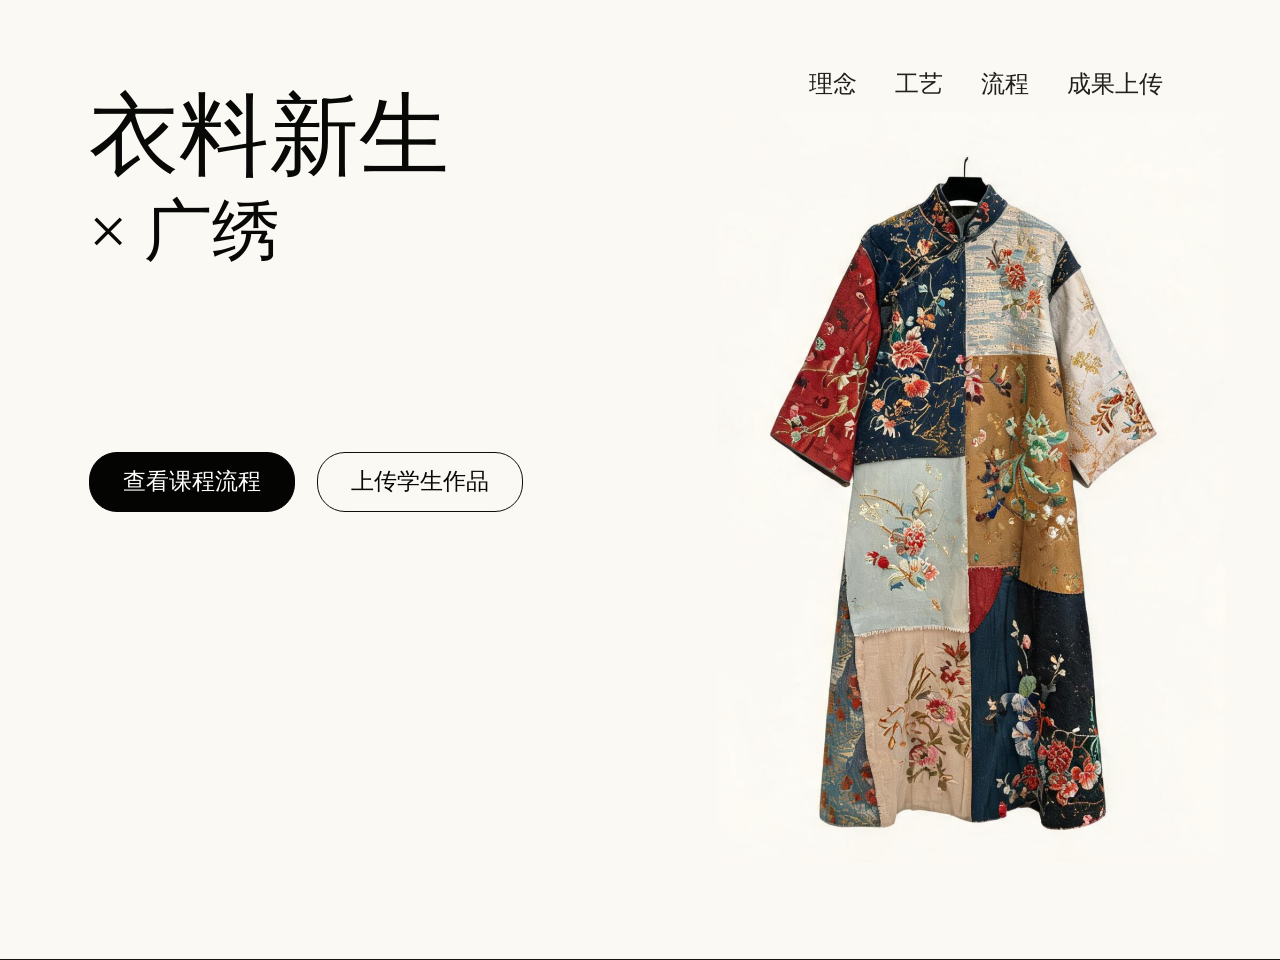
<file: index.html>
<!doctype html>
<html lang="zh-CN">
  <head>
    <meta charset="utf-8" />
    <meta name="viewport" content="width=device-width, initial-scale=1" />
    <title>衣料新生 × 广绣</title>
    <meta name="description" content="衣料新生 × 广绣：旧衣再生、拼布设计与广绣工艺课程。" />
    <link rel="stylesheet" href="styles.css" />
  </head>
  <body class="figma-home">
    <main class="figma-home-shell">
      <nav class="figma-home-nav" aria-label="主导航">
        <a href="project.html#idea">理念</a>
        <a href="project.html#craft">工艺</a>
        <a href="project.html#process">流程</a>
        <a href="works.html">成果上传</a>
      </nav>

      <section class="figma-home-hero" aria-labelledby="home-title">
        <div class="figma-home-copy">
          <h1 id="home-title">衣料新生</h1>
          <p class="figma-home-subtitle">× 广绣</p>
          <div class="figma-home-actions" aria-label="页面快捷入口">
            <a class="figma-home-button figma-home-button-primary" href="project.html#process">查看课程流程</a>
            <a class="figma-home-button figma-home-button-secondary" href="works.html">上传学生作品</a>
          </div>
        </div>
        <figure class="figma-home-garment">
          <img src="assets/site/figma-home-garment.png" alt="彩色拼布与广绣服装作品" />
        </figure>
      </section>
    </main>
  </body>
</html>
</file>
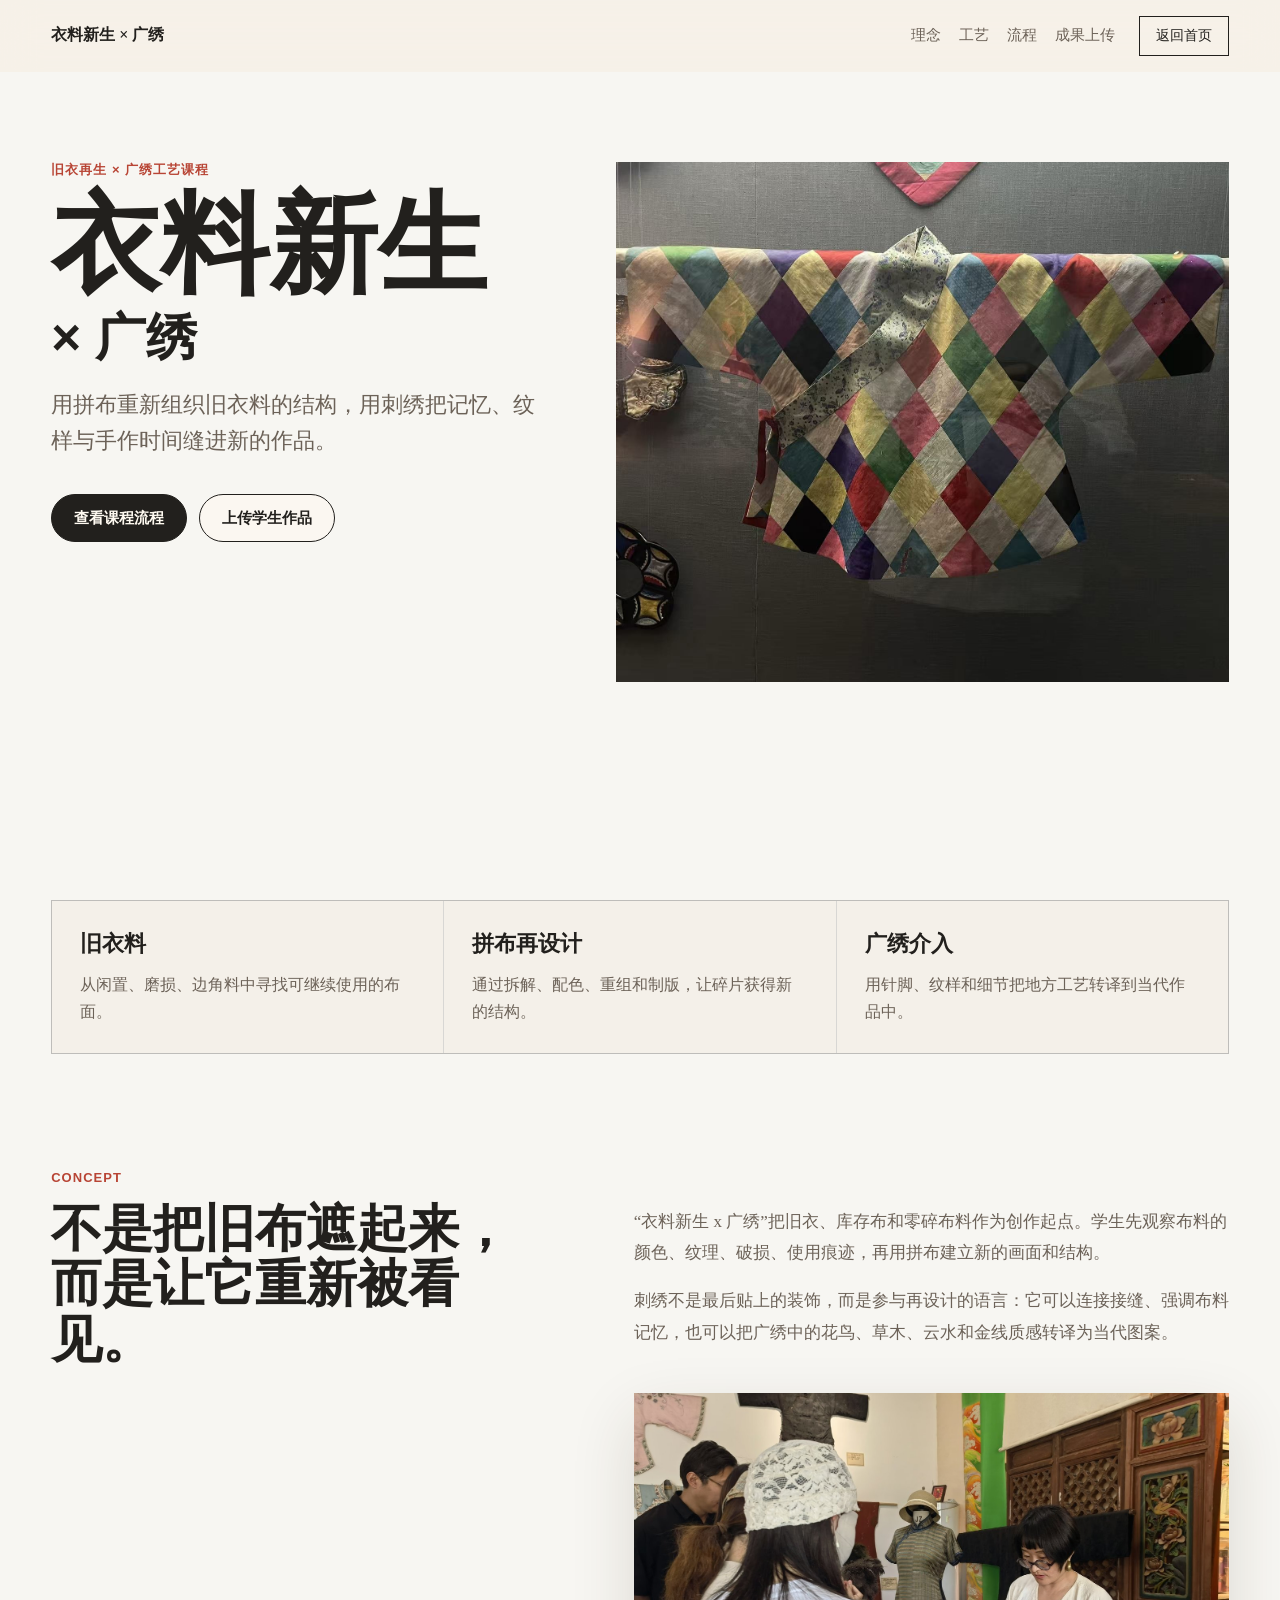
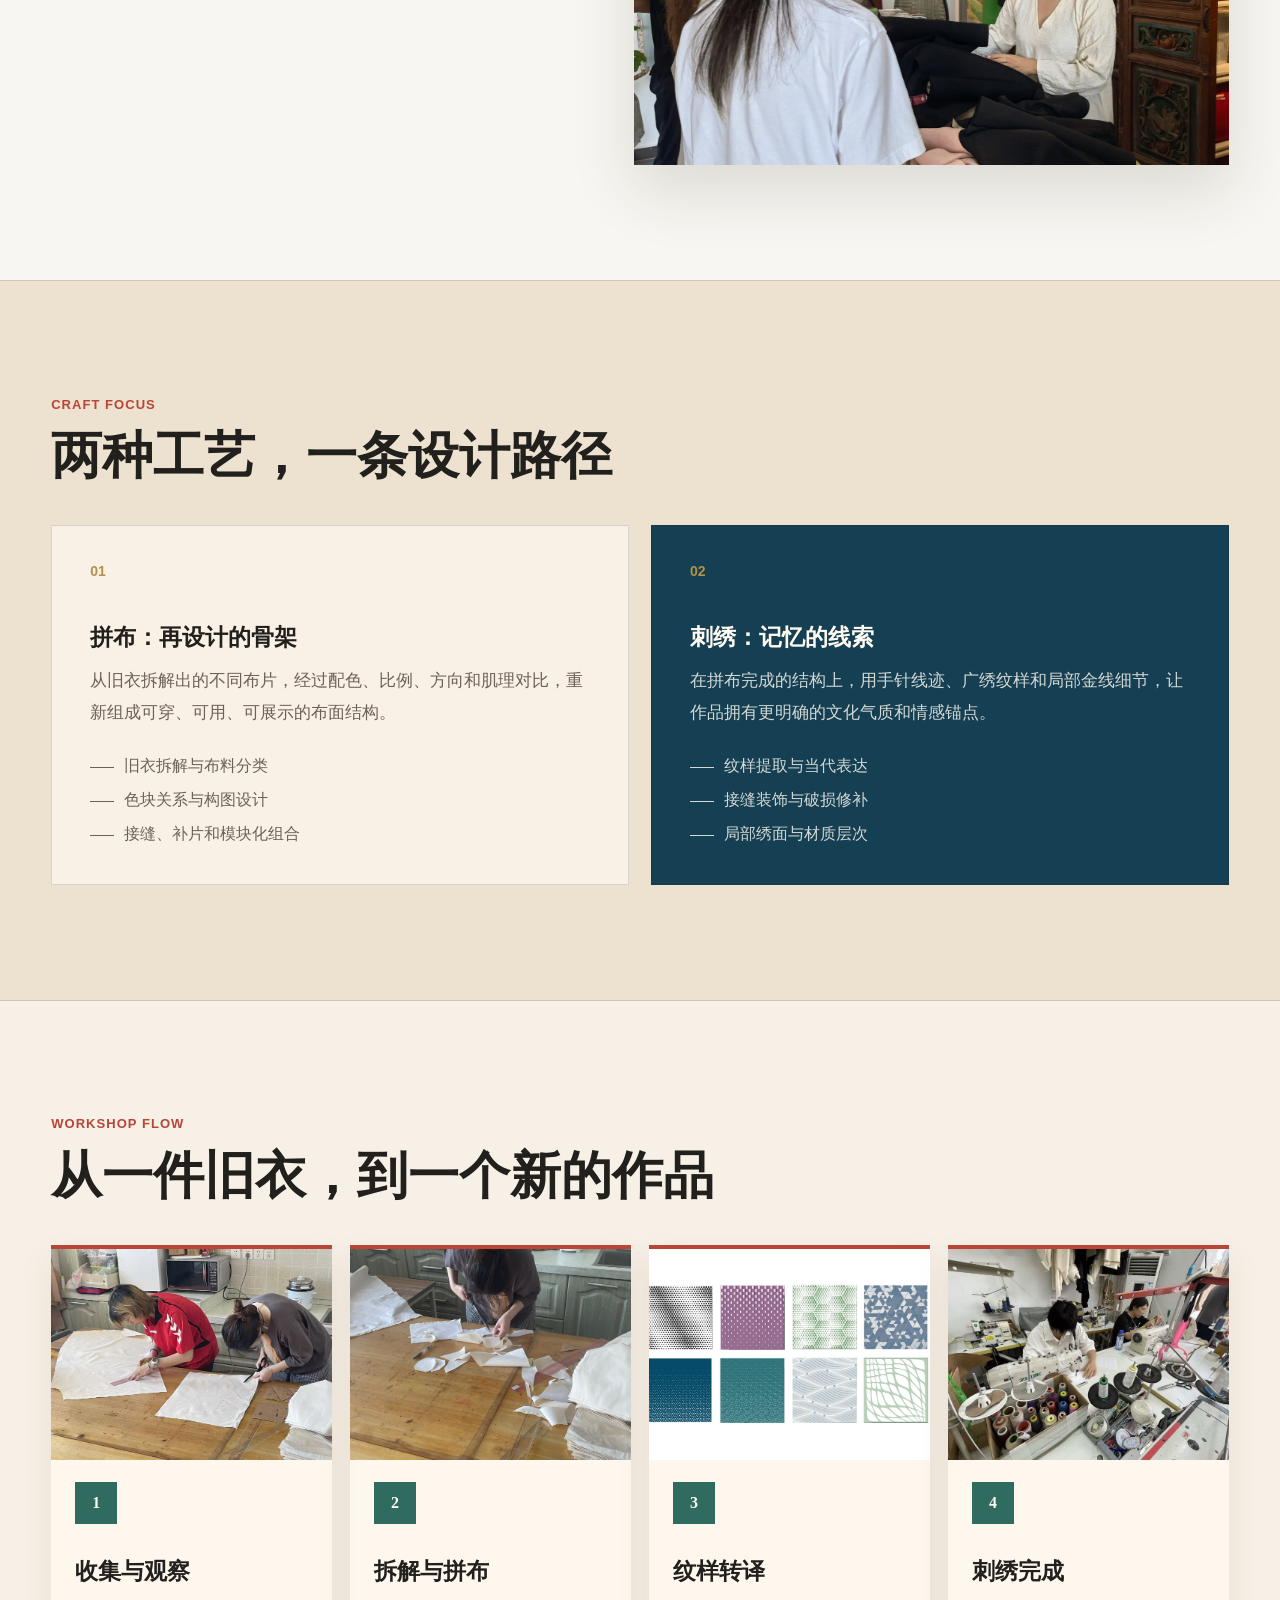
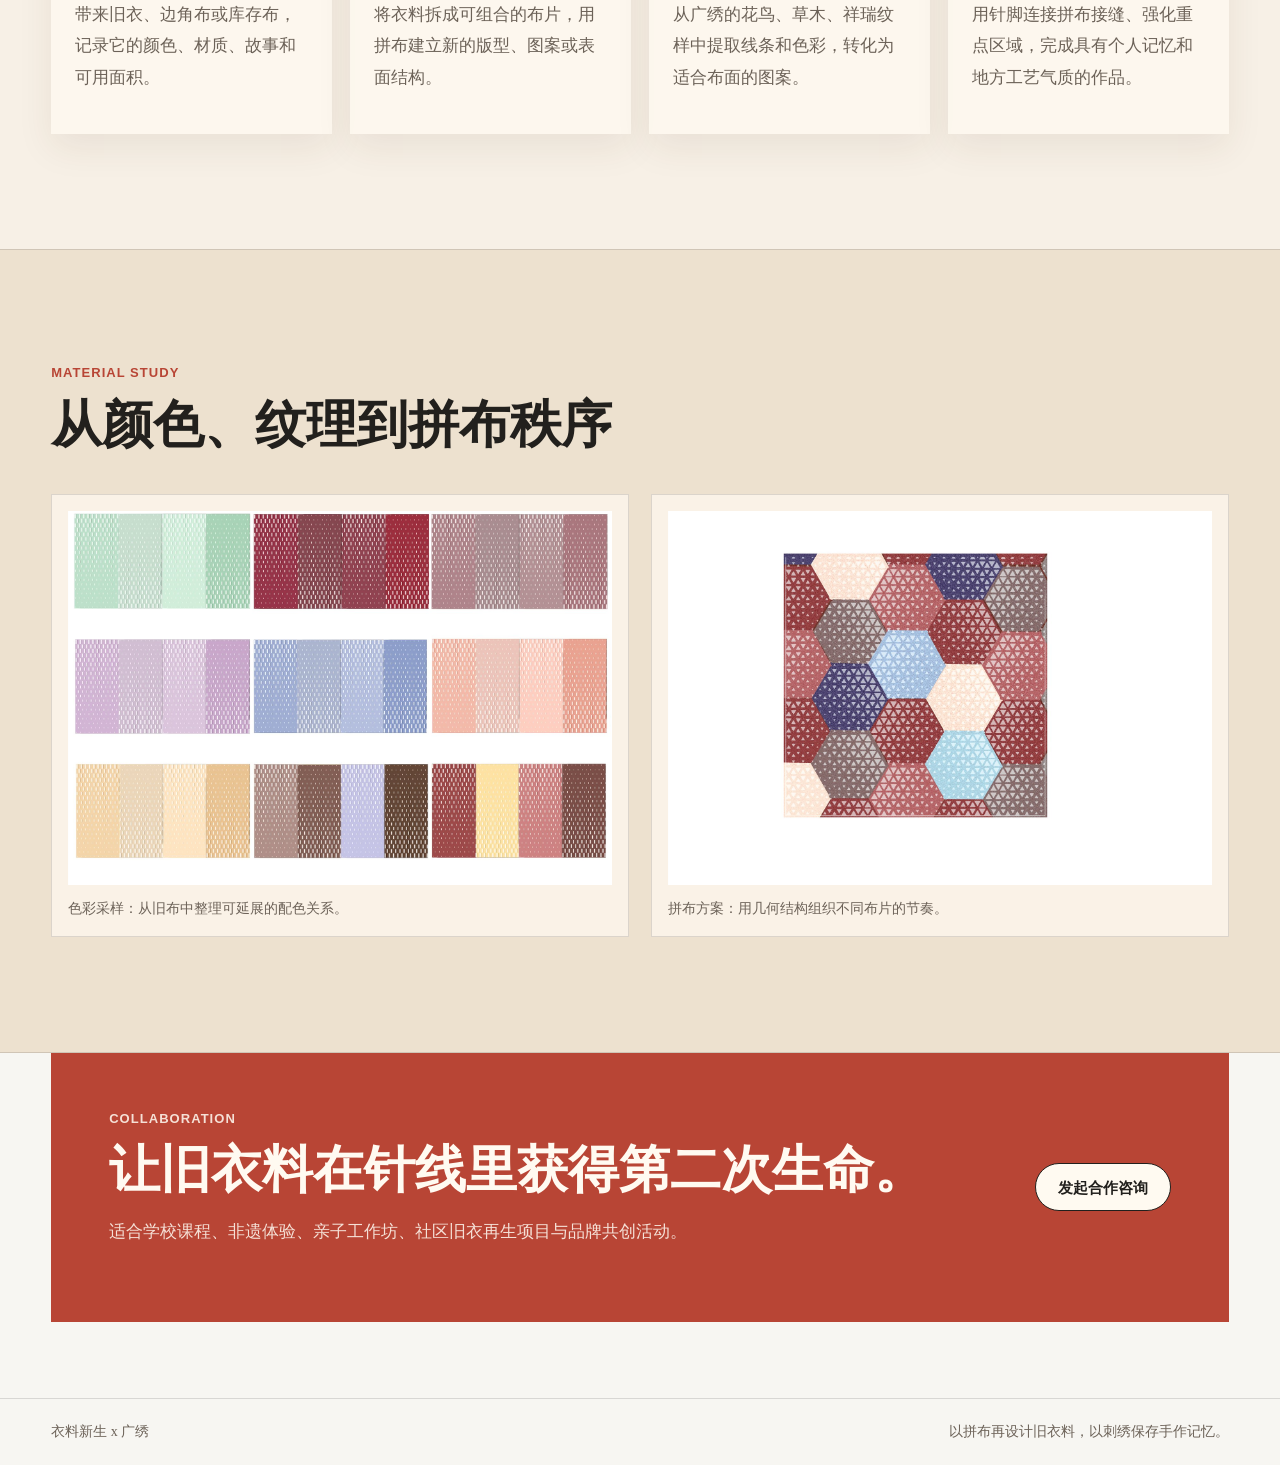
<file: project.html>
<!doctype html>
<html lang="zh-CN">
  <head>
    <meta charset="utf-8" />
    <meta name="viewport" content="width=device-width, initial-scale=1" />
    <title>衣料新生 x 广绣</title>
    <meta
      name="description"
      content="衣料新生 x 广绣：以拼布作为再设计方法，以刺绣连接旧布记忆与岭南工艺。"
    />
    <link rel="stylesheet" href="styles.css" />
  </head>
  <body class="home-page">
    <header class="site-header" data-header>
      <a class="brand" href="index.html" aria-label="返回首页">衣料新生 × 广绣</a>
      <nav class="site-nav" aria-label="主导航">
        <a href="#idea">理念</a>
        <a href="#craft">工艺</a>
        <a href="#process">流程</a>
        <a href="works.html">成果上传</a>
      </nav>
      <a class="nav-cta" href="index.html">返回首页</a>
    </header>

    <main id="top">
      <section class="hero">
        <div class="hero-copy">
          <p class="eyebrow">旧衣再生 × 广绣工艺课程</p>
          <h1>衣料新生</h1>
          <p class="collab-title">× 广绣</p>
          <p class="hero-lede">
            用拼布重新组织旧衣料的结构，用刺绣把记忆、纹样与手作时间缝进新的作品。
          </p>
          <div class="hero-actions" aria-label="页面快捷入口">
            <a class="button primary" href="#process">查看课程流程</a>
            <a class="button secondary" href="works.html">上传学生作品</a>
          </div>
        </div>
        <figure class="hero-visual">
          <img src="assets/site/hero-patchwork-garment.jpg" alt="彩色菱形拼布衣料作品展示" />
        </figure>
      </section>

      <section class="intro-band" aria-label="项目关键词">
        <div>
          <strong>旧衣料</strong>
          <span>从闲置、磨损、边角料中寻找可继续使用的布面。</span>
        </div>
        <div>
          <strong>拼布再设计</strong>
          <span>通过拆解、配色、重组和制版，让碎片获得新的结构。</span>
        </div>
        <div>
          <strong>广绣介入</strong>
          <span>用针脚、纹样和细节把地方工艺转译到当代作品中。</span>
        </div>
      </section>

      <section class="section split idea-section" id="idea">
        <div class="section-copy">
          <p class="eyebrow">Concept</p>
          <h2>不是把旧布遮起来，而是让它重新被看见。</h2>
        </div>
        <div class="idea-content">
          <div class="text-stack">
            <p>
              “衣料新生 x 广绣”把旧衣、库存布和零碎布料作为创作起点。学生先观察布料的颜色、纹理、破损、使用痕迹，再用拼布建立新的画面和结构。
            </p>
            <p>
              刺绣不是最后贴上的装饰，而是参与再设计的语言：它可以连接接缝、强调布料记忆，也可以把广绣中的花鸟、草木、云水和金线质感转译为当代图案。
            </p>
          </div>
          <figure class="inline-photo">
            <img src="assets/site/workshop-fitting.jpg" alt="学生在展厅观察衣料与工艺样品" />
          </figure>
        </div>
      </section>

      <section class="section craft-section" id="craft">
        <div class="section-heading">
          <p class="eyebrow">Craft Focus</p>
          <h2>两种工艺，一条设计路径</h2>
        </div>
        <div class="craft-grid">
          <article class="craft-panel">
            <span class="panel-index">01</span>
            <h3>拼布：再设计的骨架</h3>
            <p>
              从旧衣拆解出的不同布片，经过配色、比例、方向和肌理对比，重新组成可穿、可用、可展示的布面结构。
            </p>
            <ul>
              <li>旧衣拆解与布料分类</li>
              <li>色块关系与构图设计</li>
              <li>接缝、补片和模块化组合</li>
            </ul>
          </article>
          <article class="craft-panel accent">
            <span class="panel-index">02</span>
            <h3>刺绣：记忆的线索</h3>
            <p>
              在拼布完成的结构上，用手针线迹、广绣纹样和局部金线细节，让作品拥有更明确的文化气质和情感锚点。
            </p>
            <ul>
              <li>纹样提取与当代表达</li>
              <li>接缝装饰与破损修补</li>
              <li>局部绣面与材质层次</li>
            </ul>
          </article>
        </div>
      </section>

      <section class="section process-section" id="process">
        <div class="section-heading">
          <p class="eyebrow">Workshop Flow</p>
          <h2>从一件旧衣，到一个新的作品</h2>
        </div>
        <ol class="process-list">
          <li>
            <img src="assets/site/process-pattern.jpg" alt="纸样与布样整理在工作台上" />
            <span>1</span>
            <div>
              <h3>收集与观察</h3>
              <p>带来旧衣、边角布或库存布，记录它的颜色、材质、故事和可用面积。</p>
            </div>
          </li>
          <li>
            <img src="assets/site/process-cutting.jpg" alt="学生在工作台上裁剪旧布料" />
            <span>2</span>
            <div>
              <h3>拆解与拼布</h3>
              <p>将衣料拆成可组合的布片，用拼布建立新的版型、图案或表面结构。</p>
            </div>
          </li>
          <li>
            <img src="assets/site/textile-samples.jpg" alt="面料纹理与色彩样本板" />
            <span>3</span>
            <div>
              <h3>纹样转译</h3>
              <p>从广绣的花鸟、草木、祥瑞纹样中提取线条和色彩，转化为适合布面的图案。</p>
            </div>
          </li>
          <li>
            <img src="assets/site/studio-sewing.jpg" alt="工作坊现场使用缝纫机与线材制作" />
            <span>4</span>
            <div>
              <h3>刺绣完成</h3>
              <p>用针脚连接拼布接缝、强化重点区域，完成具有个人记忆和地方工艺气质的作品。</p>
            </div>
          </li>
        </ol>
      </section>

      <section class="section material-section">
        <div class="section-heading">
          <p class="eyebrow">Material Study</p>
          <h2>从颜色、纹理到拼布秩序</h2>
        </div>
        <div class="material-grid">
          <figure>
            <img src="assets/site/fabric-palette.jpg" alt="旧布与色彩搭配样本板" />
            <figcaption>色彩采样：从旧布中整理可延展的配色关系。</figcaption>
          </figure>
          <figure>
            <img src="assets/site/patchwork-pattern.jpg" alt="六边形拼布纹样设计图" />
            <figcaption>拼布方案：用几何结构组织不同布片的节奏。</figcaption>
          </figure>
        </div>
      </section>

      <section class="contact-section" id="contact">
        <div>
          <p class="eyebrow">Collaboration</p>
          <h2>让旧衣料在针线里获得第二次生命。</h2>
          <p>
            适合学校课程、非遗体验、亲子工作坊、社区旧衣再生项目与品牌共创活动。
          </p>
        </div>
        <a class="button primary" href="mailto:13398651@qq.com">发起合作咨询</a>
      </section>
    </main>

    <footer class="site-footer">
      <span>衣料新生 x 广绣</span>
      <span>以拼布再设计旧衣料，以刺绣保存手作记忆。</span>
    </footer>

    <script src="script.js"></script>
</body>
</html>
</file>
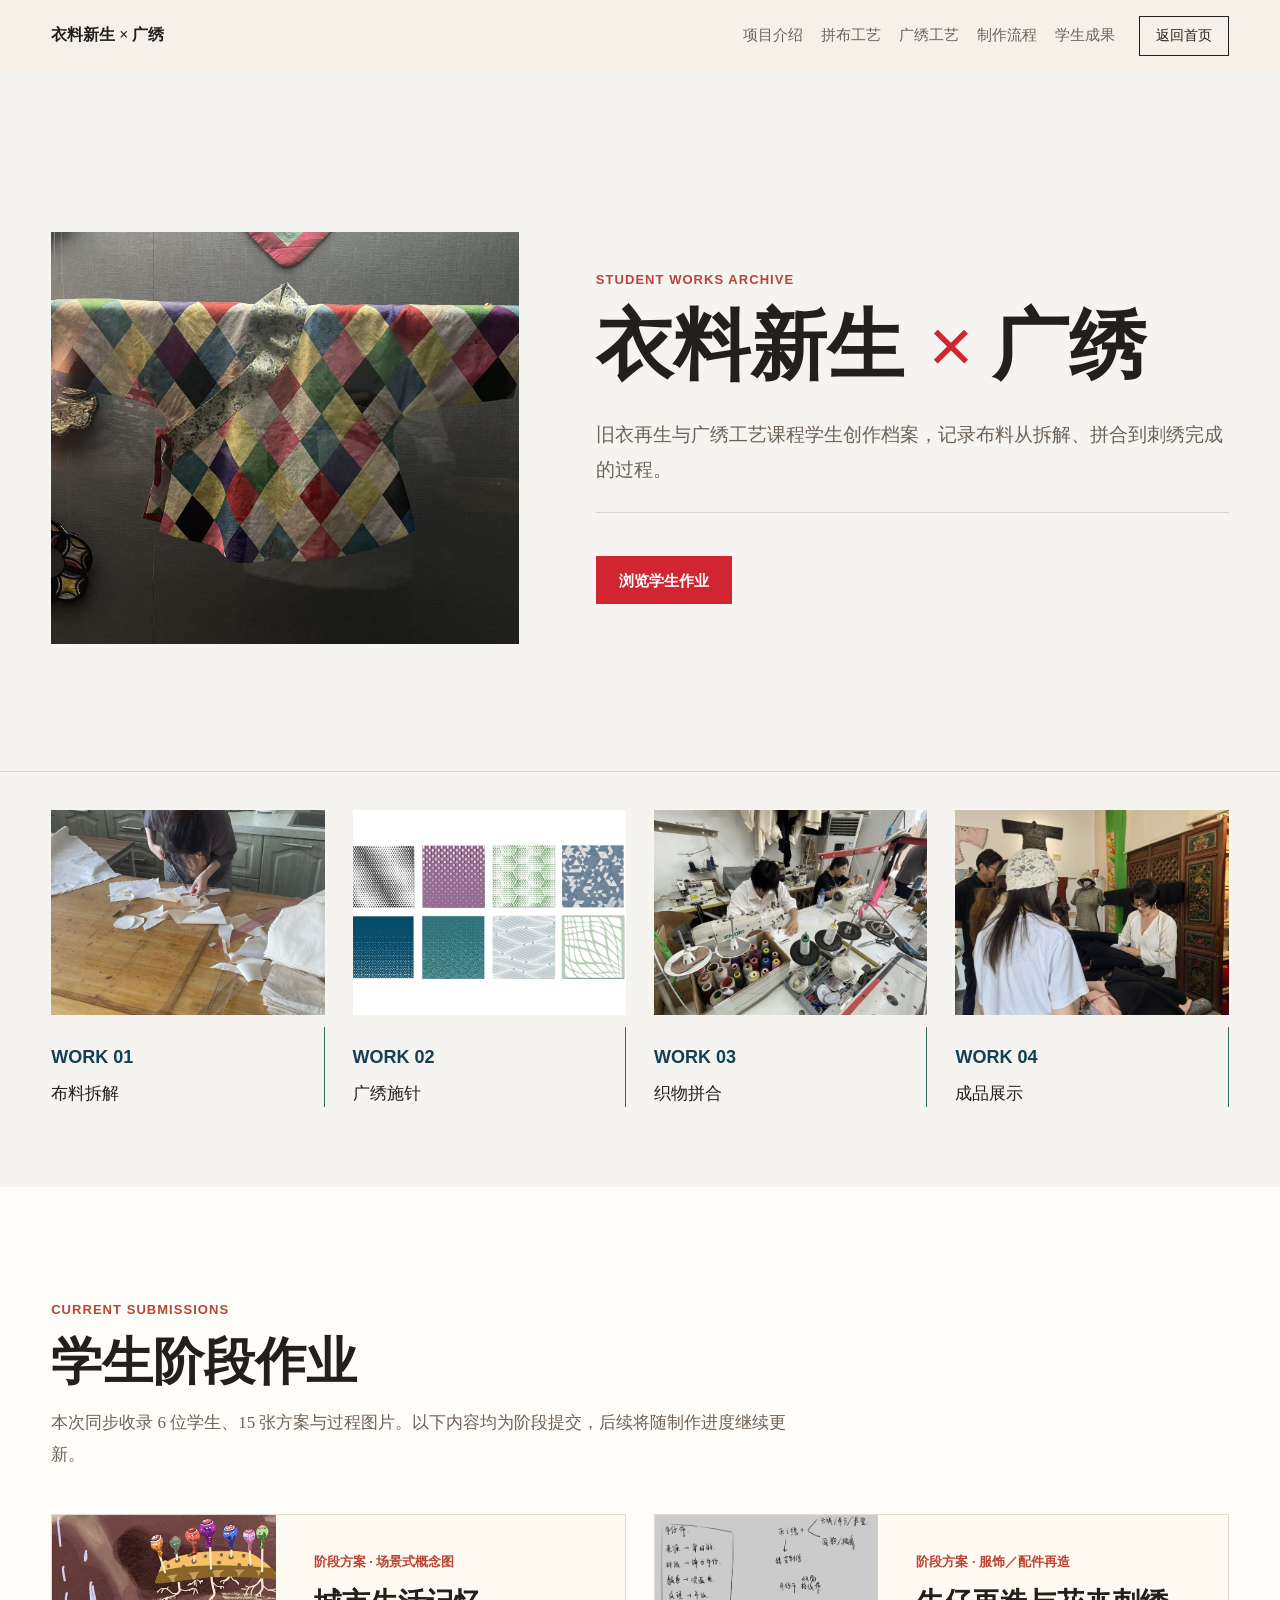
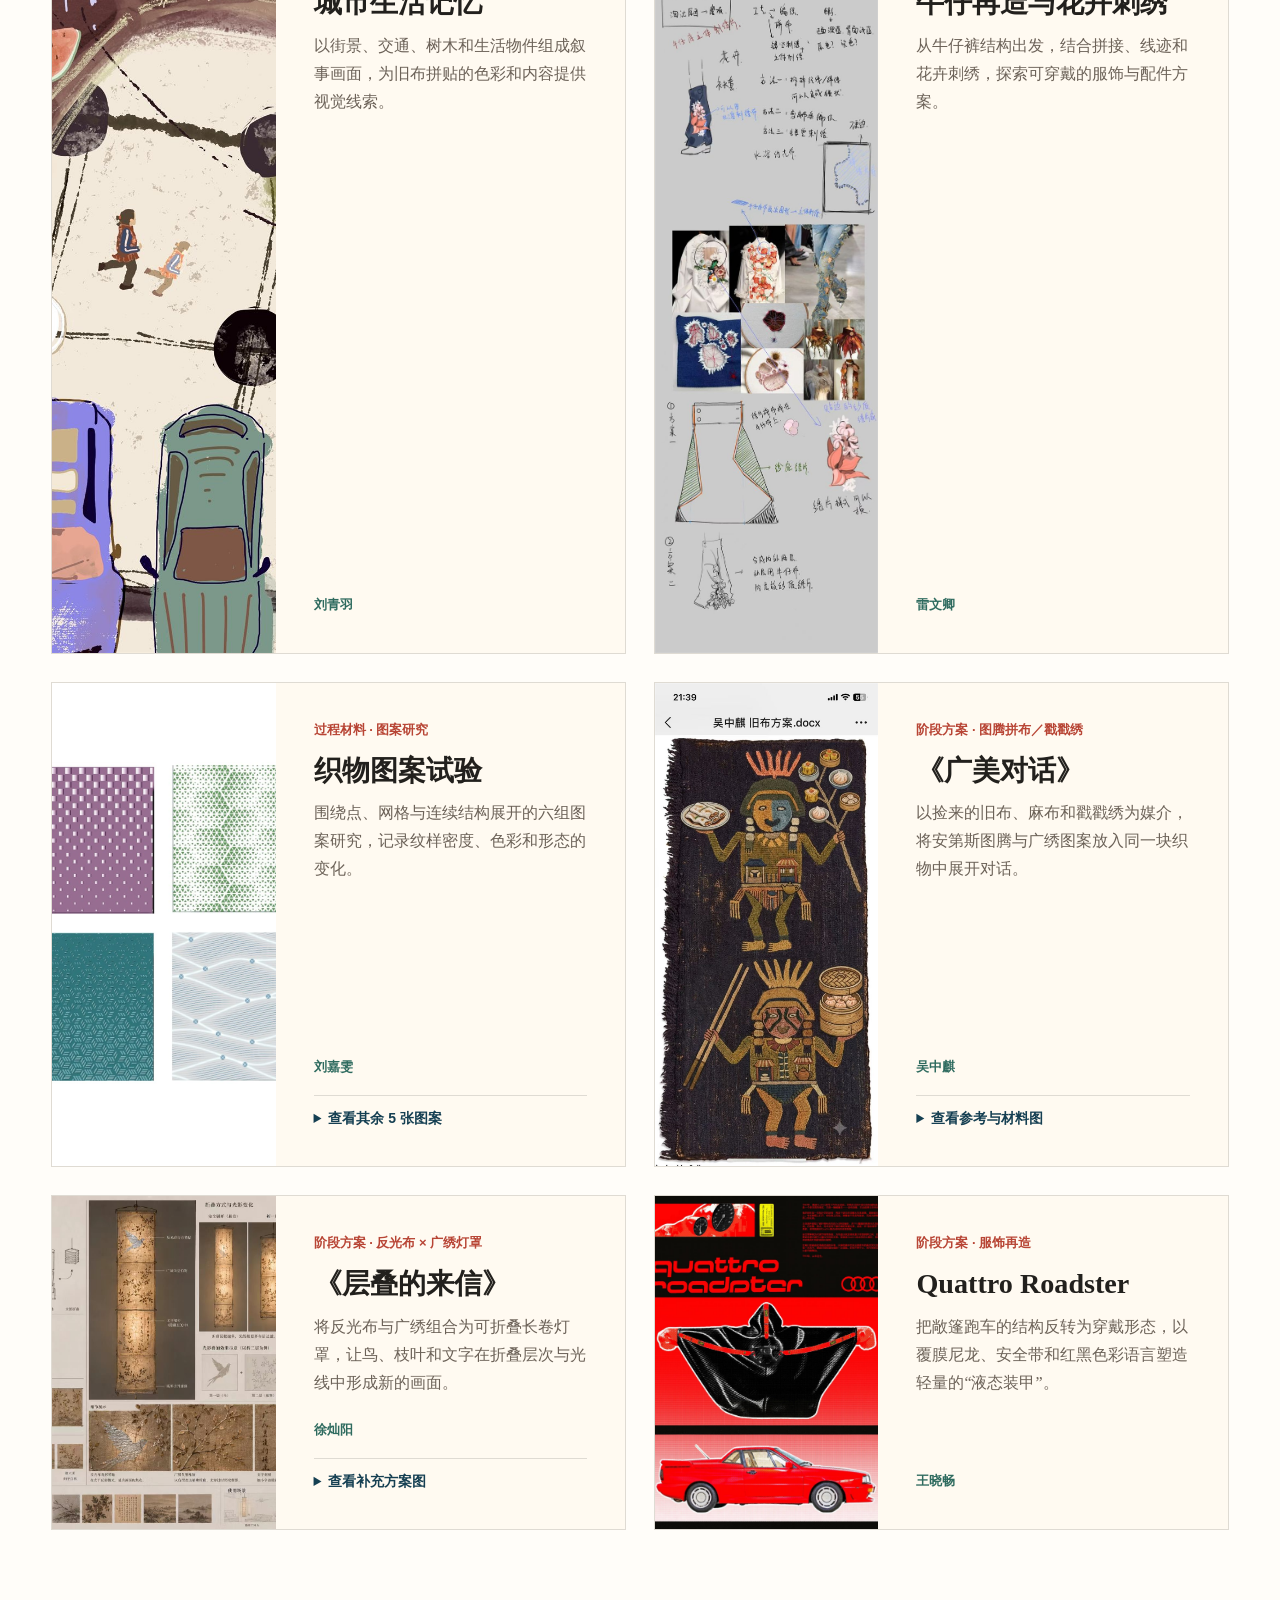
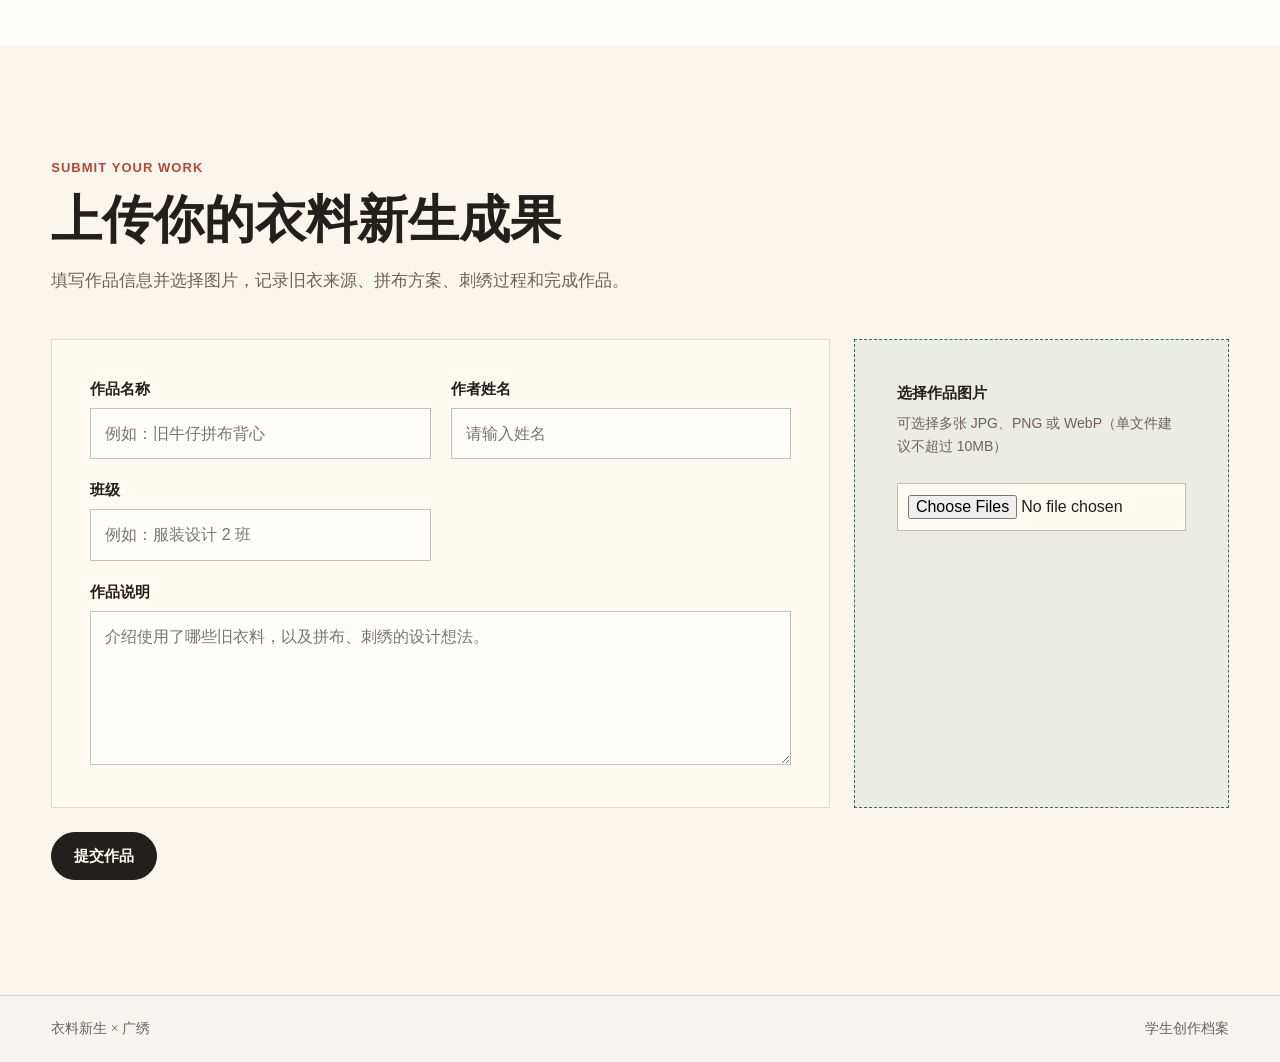
<file: works.html>
<!doctype html>
<html lang="zh-CN">
  <head>
    <meta charset="utf-8" />
    <meta name="viewport" content="width=device-width, initial-scale=1" />
    <title>学生成果｜衣料新生 × 广绣</title>
    <meta name="description" content="衣料新生 × 广绣课程学生作品档案与成果上传。" />
    <link rel="stylesheet" href="styles.css" />
  </head>
  <body class="archive-page">
    <header class="site-header" data-header>
      <a class="brand" href="index.html">衣料新生 × 广绣</a>
      <nav class="site-nav" aria-label="主导航">
        <a href="project.html#idea">项目介绍</a>
        <a href="project.html#craft">拼布工艺</a>
        <a href="project.html#craft">广绣工艺</a>
        <a href="project.html#process">制作流程</a>
        <a href="#works">学生成果</a>
      </nav>
      <a class="nav-cta" href="index.html">返回首页</a>
    </header>

    <main>
      <section class="archive-hero">
        <figure class="archive-feature">
          <img src="assets/site/hero-patchwork-garment.jpg" alt="学生完成的彩色拼布服装作品" />
        </figure>
        <div class="archive-intro">
          <p class="eyebrow">Student Works Archive</p>
          <h1 class="archive-title">
            <span class="archive-title-main">衣料新生</span>
            <span class="archive-title-collab"><b>×</b> 广绣</span>
          </h1>
          <p class="archive-lede">旧衣再生与广绣工艺课程学生创作档案，记录布料从拆解、拼合到刺绣完成的过程。</p>
          <a class="button archive-upload-button" href="#works">浏览学生作业</a>
        </div>
      </section>

      <section class="archive-strip" aria-label="课程创作过程">
        <figure>
          <img src="assets/site/process-cutting.jpg" alt="学生拆解与裁剪旧布料" />
          <figcaption><strong>WORK 01</strong><span>布料拆解</span></figcaption>
        </figure>
        <figure>
          <img src="assets/site/textile-samples.jpg" alt="刺绣纹样与面料样本" />
          <figcaption><strong>WORK 02</strong><span>广绣施针</span></figcaption>
        </figure>
        <figure>
          <img src="assets/site/studio-sewing.jpg" alt="工作坊现场拼合织物" />
          <figcaption><strong>WORK 03</strong><span>织物拼合</span></figcaption>
        </figure>
        <figure>
          <img src="assets/site/workshop-fitting.jpg" alt="学生观察完成作品与细节" />
          <figcaption><strong>WORK 04</strong><span>成品展示</span></figcaption>
        </figure>
      </section>

      <section class="section student-works-section" id="works">
        <div class="section-heading student-works-heading">
          <p class="eyebrow">Current Submissions</p>
          <h2>学生阶段作业</h2>
          <p>本次同步收录 6 位学生、15 张方案与过程图片。以下内容均为阶段提交，后续将随制作进度继续更新。</p>
        </div>

        <div class="student-work-list">
          <article class="student-work-card">
            <figure class="student-work-cover landscape">
              <img src="assets/student-works/liu-qingyu-city-memory.jpg" alt="刘青羽的城市生活场景概念图" />
            </figure>
            <div class="student-work-copy">
              <p class="student-work-meta">阶段方案 · 场景式概念图</p>
              <h3>城市生活记忆</h3>
              <p>以街景、交通、树木和生活物件组成叙事画面，为旧布拼贴的色彩和内容提供视觉线索。</p>
              <p class="student-work-author">刘青羽</p>
            </div>
          </article>

          <article class="student-work-card">
            <figure class="student-work-cover portrait">
              <img src="assets/student-works/lei-wenqing-denim-embroidery.jpg" alt="雷文卿的牛仔裤再造与花卉刺绣设计方案" />
            </figure>
            <div class="student-work-copy">
              <p class="student-work-meta">阶段方案 · 服饰／配件再造</p>
              <h3>牛仔再造与花卉刺绣</h3>
              <p>从牛仔裤结构出发，结合拼接、线迹和花卉刺绣，探索可穿戴的服饰与配件方案。</p>
              <p class="student-work-author">雷文卿</p>
            </div>
          </article>

          <article class="student-work-card">
            <figure class="student-work-cover landscape">
              <img src="assets/student-works/liu-jiawen-pattern-1.jpg" alt="刘嘉雯的织物图案研究之一" />
            </figure>
            <div class="student-work-copy">
              <p class="student-work-meta">过程材料 · 图案研究</p>
              <h3>织物图案试验</h3>
              <p>围绕点、网格与连续结构展开的六组图案研究，记录纹样密度、色彩和形态的变化。</p>
              <p class="student-work-author">刘嘉雯</p>
              <details class="student-work-details">
                <summary>查看其余 5 张图案</summary>
                <div class="student-work-gallery">
                  <img src="assets/student-works/liu-jiawen-pattern-2.jpg" alt="刘嘉雯的织物图案研究之二" loading="lazy" />
                  <img src="assets/student-works/liu-jiawen-pattern-3.jpg" alt="刘嘉雯的织物图案研究之三" loading="lazy" />
                  <img src="assets/student-works/liu-jiawen-pattern-4.jpg" alt="刘嘉雯的织物图案研究之四" loading="lazy" />
                  <img src="assets/student-works/liu-jiawen-pattern-5.jpg" alt="刘嘉雯的织物图案研究之五" loading="lazy" />
                  <img src="assets/student-works/liu-jiawen-pattern-6.jpg" alt="刘嘉雯的织物图案研究之六" loading="lazy" />
                </div>
              </details>
            </div>
          </article>

          <article class="student-work-card">
            <figure class="student-work-cover portrait">
              <img src="assets/student-works/wu-zhongqi-tapestry-1.jpg" alt="吴中麒的旧布图腾挂毯参考图" />
            </figure>
            <div class="student-work-copy">
              <p class="student-work-meta">阶段方案 · 图腾拼布／戳戳绣</p>
              <h3>《广美对话》</h3>
              <p>以捡来的旧布、麻布和戳戳绣为媒介，将安第斯图腾与广绣图案放入同一块织物中展开对话。</p>
              <p class="student-work-author">吴中麒</p>
              <details class="student-work-details">
                <summary>查看参考与材料图</summary>
                <div class="student-work-gallery two-up">
                  <img src="assets/student-works/wu-zhongqi-tapestry-2.jpg" alt="吴中麒旧布方案的参考图片" loading="lazy" />
                  <img src="assets/student-works/wu-zhongqi-tapestry-3.jpg" alt="吴中麒旧布方案的材料图片" loading="lazy" />
                </div>
              </details>
            </div>
          </article>

          <article class="student-work-card">
            <figure class="student-work-cover landscape">
              <img src="assets/student-works/xu-canyang-lamp-1.jpg" alt="徐灿阳的反光布与广绣灯罩设计方案" />
            </figure>
            <div class="student-work-copy">
              <p class="student-work-meta">阶段方案 · 反光布 × 广绣灯罩</p>
              <h3>《层叠的来信》</h3>
              <p>将反光布与广绣组合为可折叠长卷灯罩，让鸟、枝叶和文字在折叠层次与光线中形成新的画面。</p>
              <p class="student-work-author">徐灿阳</p>
              <details class="student-work-details">
                <summary>查看补充方案图</summary>
                <div class="student-work-gallery two-up">
                  <img src="assets/student-works/xu-canyang-lamp-2.jpg" alt="徐灿阳灯罩方案补充图之一" loading="lazy" />
                  <img src="assets/student-works/xu-canyang-lamp-3.jpg" alt="徐灿阳灯罩方案补充图之二" loading="lazy" />
                </div>
              </details>
            </div>
          </article>

          <article class="student-work-card">
            <figure class="student-work-cover portrait">
              <img src="assets/student-works/wang-xiaochang-quattro.jpg" alt="王晓畅的 Quattro Roadster 服饰再造设计方案" />
            </figure>
            <div class="student-work-copy">
              <p class="student-work-meta">阶段方案 · 服饰再造</p>
              <h3>Quattro Roadster</h3>
              <p>把敞篷跑车的结构反转为穿戴形态，以覆膜尼龙、安全带和红黑色彩语言塑造轻量的“液态装甲”。</p>
              <p class="student-work-author">王晓畅</p>
            </div>
          </article>
        </div>
      </section>

      <section class="section outcomes-section" id="upload">
        <div class="section-heading">
          <p class="eyebrow">Submit Your Work</p>
          <h2>上传你的衣料新生成果</h2>
          <p>填写作品信息并选择图片，记录旧衣来源、拼布方案、刺绣过程和完成作品。</p>
        </div>
        <form
          class="work-form"
          name="student-work"
          method="POST"
          data-netlify="true"
          netlify-honeypot="bot-field"
          enctype="multipart/form-data"
          data-work-form
        >
          <input type="hidden" name="form-name" value="student-work" />
          <p hidden>
            <label>别填：<input name="bot-field" /></label>
          </p>
          <div class="form-fields">
            <label>
              <span>作品名称</span>
              <input type="text" name="work_name" placeholder="例如：旧牛仔拼布背心" required />
            </label>
            <label>
              <span>作者姓名</span>
              <input type="text" name="student_name" placeholder="请输入姓名" required />
            </label>
            <label>
              <span>班级</span>
              <input type="text" name="student_class" placeholder="例如：服装设计 2 班" required />
            </label>
            <label class="form-field-wide">
              <span>作品说明</span>
              <textarea name="description" rows="5" placeholder="介绍使用了哪些旧衣料，以及拼布、刺绣的设计想法。" required></textarea>
            </label>
          </div>

          <label class="upload-field">
            <span class="upload-title">选择作品图片</span>
            <span class="upload-note">可选择多张 JPG、PNG 或 WebP（单文件建议不超过 10MB）</span>
            <input type="file" name="work_images" accept="image/jpeg,image/png,image/webp" multiple required data-image-input />
          </label>

          <div class="image-preview" data-image-preview aria-live="polite"></div>

          <div class="form-actions">
            <button class="button primary" type="submit">提交作品</button>
            <p class="form-status" data-form-status aria-live="polite"></p>
          </div>
        </form>
      </section>
    </main>

    <footer class="site-footer">
      <span>衣料新生 × 广绣</span>
      <span>学生创作档案</span>
    </footer>
    <script src="script.js"></script>
</body>
</html>
</file>
<file: styles.css>
:root {
  --ink: #22201d;
  --muted: #6c6258;
  --paper: #f7f0e6;
  --cloth: #ede1cf;
  --line: rgba(34, 32, 29, 0.14);
  --red: #b84535;
  --indigo: #153f52;
  --jade: #2f6b5f;
  --gold: #b3914b;
  --white: #fffaf1;
  --shadow: 0 24px 60px rgba(55, 39, 24, 0.14);
}

* {
  box-sizing: border-box;
}

html {
  scroll-behavior: smooth;
}

body {
  margin: 0;
  color: var(--ink);
  font-family: "Noto Serif SC", "Songti SC", "Microsoft YaHei", serif;
  background: #f7f6f2;
}

a {
  color: inherit;
  text-decoration: none;
}

.figma-home {
  min-width: 320px;
  min-height: 100vh;
  overflow-x: hidden;
  background: #faf9f3;
}

.figma-home-shell {
  position: relative;
  width: min(100%, 1280px);
  min-height: 960px;
  margin: 0 auto;
  border-bottom: 1.5px solid #141411;
}

.figma-home-nav {
  position: absolute;
  z-index: 1;
  top: 69px;
  right: 117px;
  display: flex;
  gap: 38px;
  align-items: center;
  font-family: "Noto Sans SC", "Microsoft YaHei", sans-serif;
  font-size: 24px;
  font-weight: 500;
  line-height: 29px;
}

.figma-home-nav a,
.figma-home-button {
  transition: opacity 160ms ease, transform 160ms ease;
}

.figma-home-nav a:hover,
.figma-home-nav a:focus-visible {
  opacity: 0.58;
}

.figma-home-hero {
  position: relative;
  display: grid;
  grid-template-columns: minmax(460px, 1fr) 508px;
  gap: 120px;
  align-items: start;
  min-height: 888px;
  padding: 69px 55px 96px 89px;
}

.figma-home-copy {
  padding-top: 20px;
}

.figma-home h1 {
  margin: 0;
  color: #080806;
  font-family: "Noto Serif SC", "Songti SC", serif;
  font-size: 90px;
  font-weight: 500;
  line-height: 1.05;
}

.figma-home-subtitle {
  margin: 12px 0 0;
  color: #080806;
  font-family: "Noto Serif SC", "Songti SC", serif;
  font-size: 68px;
  font-weight: 500;
  line-height: 1.05;
}

.figma-home-actions {
  display: flex;
  gap: 22px;
  margin-top: 185px;
}

.figma-home-button {
  display: inline-flex;
  align-items: center;
  justify-content: center;
  width: 206px;
  min-height: 60px;
  border: 1.5px solid #0d0d0a;
  border-radius: 28px;
  font-family: "Noto Sans SC", "Microsoft YaHei", sans-serif;
  font-size: 23px;
  font-weight: 500;
  line-height: 1;
}

.figma-home-button:hover,
.figma-home-button:focus-visible {
  transform: translateY(-3px);
}

.figma-home-button-primary {
  border-color: #040403;
  color: #fff;
  background: #040403;
}

.figma-home-button-secondary {
  color: #080806;
  background: #faf9f3;
}

.figma-home-garment {
  width: 508px;
  height: 750px;
  margin: 43px 0 0;
}

.figma-home-garment img {
  display: block;
  width: 100%;
  height: 100%;
  object-fit: contain;
}

.site-header {
  position: sticky;
  top: 0;
  z-index: 10;
  display: grid;
  grid-template-columns: 1fr auto auto;
  gap: 24px;
  align-items: center;
  min-height: 72px;
  padding: 14px clamp(20px, 4vw, 56px);
  border-bottom: 1px solid transparent;
  background: rgba(247, 240, 230, 0.78);
  backdrop-filter: blur(18px);
  transition: border-color 180ms ease, box-shadow 180ms ease;
}

.site-header.is-scrolled {
  border-color: var(--line);
  box-shadow: 0 10px 28px rgba(49, 35, 24, 0.08);
}

.brand,
.site-nav,
.hero-actions,
.contact-section {
  display: flex;
  align-items: center;
}

.brand {
  font-weight: 700;
  letter-spacing: 0;
}

.site-nav {
  gap: 18px;
  color: var(--muted);
  font-size: 15px;
}

.site-nav a,
.nav-cta {
  min-height: 40px;
  display: inline-flex;
  align-items: center;
}

.site-nav a:hover,
.nav-cta:hover {
  color: var(--red);
}

.nav-cta {
  padding: 0 16px;
  border: 1px solid var(--ink);
  font-size: 14px;
}

.hero {
  display: grid;
  grid-template-columns: minmax(0, 0.9fr) minmax(360px, 1.1fr);
  gap: clamp(28px, 5vw, 76px);
  align-items: center;
  min-height: calc(100vh - 72px);
  padding: clamp(38px, 5vw, 72px) clamp(20px, 4vw, 56px) 34px;
}

.hero-copy {
  max-width: 660px;
}

.home-page .hero-copy {
  align-self: start;
}

.home-page .hero {
  align-items: start;
  padding-top: clamp(72px, 7vw, 108px);
}

.eyebrow {
  margin: 0 0 16px;
  color: var(--red);
  font: 700 13px/1.2 "Microsoft YaHei", sans-serif;
  letter-spacing: 0.08em;
  text-transform: uppercase;
}

h1,
h2,
h3,
p {
  margin-top: 0;
}

h1 {
  margin-bottom: 10px;
  font-size: clamp(54px, 7vw, 100px);
  line-height: 0.98;
  letter-spacing: 0;
}

.home-page h1 {
  font-size: clamp(72px, 8.5vw, 132px);
  font-weight: 600;
}

.collab-title {
  margin-bottom: 22px;
  color: var(--ink);
  font: 700 clamp(34px, 4vw, 56px) / 1.1 "Microsoft YaHei", sans-serif;
  letter-spacing: 0;
}

h2 {
  margin-bottom: 18px;
  font-size: clamp(32px, 4vw, 58px);
  line-height: 1.08;
  letter-spacing: 0;
}

h3 {
  margin-bottom: 12px;
  font-size: 23px;
  line-height: 1.25;
  letter-spacing: 0;
}

p {
  color: var(--muted);
  font-size: 17px;
  line-height: 1.85;
}

.hero-lede {
  max-width: 580px;
  font-size: clamp(20px, 2.4vw, 28px);
  line-height: 1.65;
}

.home-page .hero-lede {
  max-width: 630px;
  font-size: clamp(18px, 1.7vw, 24px);
}

.hero-actions {
  flex-wrap: wrap;
  gap: 12px;
  margin-top: 34px;
}

.button {
  display: inline-flex;
  align-items: center;
  justify-content: center;
  min-height: 48px;
  padding: 0 22px;
  border: 1px solid var(--ink);
  font: 700 15px/1 "Microsoft YaHei", sans-serif;
  border-radius: 999px;
  transition: transform 160ms ease, background 160ms ease, color 160ms ease;
}

.button:hover {
  transform: translateY(-2px);
}

.button.primary {
  color: var(--white);
  background: var(--ink);
}

.button.secondary {
  background: rgba(255, 250, 241, 0.5);
}

.hero-visual {
  margin: 0;
}

.hero-visual img {
  display: block;
  width: 100%;
  min-height: 520px;
  aspect-ratio: 4 / 3;
  object-fit: cover;
  box-shadow: none;
}

figcaption {
  margin-top: 12px;
  color: var(--muted);
  font: 14px/1.6 "Microsoft YaHei", sans-serif;
}

.intro-band {
  display: grid;
  grid-template-columns: repeat(3, 1fr);
  gap: 1px;
  margin: 0 clamp(20px, 4vw, 56px);
  background: var(--line);
  border: 1px solid var(--line);
}

.intro-band div {
  min-height: 150px;
  padding: 28px;
  background: rgba(255, 250, 241, 0.72);
}

.intro-band strong,
.intro-band span {
  display: block;
}

.intro-band strong {
  margin-bottom: 12px;
  color: var(--ink);
  font-size: 22px;
}

.intro-band span {
  color: var(--muted);
  line-height: 1.7;
}

.section {
  padding: clamp(72px, 9vw, 132px) clamp(20px, 4vw, 56px);
}

.split {
  display: grid;
  grid-template-columns: minmax(0, 0.85fr) minmax(320px, 1fr);
  gap: clamp(28px, 6vw, 96px);
}

.section-copy,
.section-heading {
  max-width: 760px;
}

.text-stack {
  padding-top: 36px;
}

.idea-content {
  display: grid;
  gap: 28px;
}

.inline-photo {
  margin: 0;
}

.inline-photo img,
.material-grid img,
.process-list img {
  display: block;
  width: 100%;
  object-fit: cover;
}

.inline-photo img {
  aspect-ratio: 16 / 10;
  box-shadow: var(--shadow);
}

.craft-section {
  background: var(--cloth);
  border-block: 1px solid var(--line);
}

.craft-grid {
  display: grid;
  grid-template-columns: repeat(2, 1fr);
  gap: 22px;
  margin-top: 42px;
}

.craft-panel {
  padding: clamp(24px, 4vw, 38px);
  border: 1px solid var(--line);
  background: rgba(255, 250, 241, 0.68);
}

.craft-panel.accent {
  color: var(--white);
  background: var(--indigo);
}

.craft-panel.accent p,
.craft-panel.accent li {
  color: rgba(255, 250, 241, 0.82);
}

.panel-index {
  display: block;
  margin-bottom: 46px;
  color: var(--gold);
  font: 700 14px/1 "Microsoft YaHei", sans-serif;
}

.craft-panel ul {
  display: grid;
  gap: 10px;
  margin: 26px 0 0;
  padding: 0;
  list-style: none;
}

.craft-panel li {
  color: var(--muted);
  line-height: 1.5;
}

.craft-panel li::before {
  content: "";
  display: inline-block;
  width: 24px;
  height: 1px;
  margin-right: 10px;
  vertical-align: middle;
  background: currentColor;
}

.process-section {
  background: var(--paper);
}

.process-list {
  display: grid;
  grid-template-columns: repeat(4, 1fr);
  gap: 18px;
  margin: 42px 0 0;
  padding: 0;
  list-style: none;
}

.process-list li {
  min-height: 470px;
  padding: 0 0 24px;
  border-top: 4px solid var(--red);
  background: rgba(255, 250, 241, 0.76);
  box-shadow: 0 14px 34px rgba(74, 50, 31, 0.08);
  overflow: hidden;
}

.process-list img {
  aspect-ratio: 4 / 3;
  margin-bottom: 22px;
}

.process-list span {
  display: grid;
  place-items: center;
  width: 42px;
  height: 42px;
  margin: 0 24px 34px;
  color: var(--white);
  background: var(--jade);
  font-weight: 700;
}

.process-list div {
  padding: 0 24px;
}

.material-section {
  background: var(--cloth);
  border-block: 1px solid var(--line);
}

.material-grid {
  display: grid;
  grid-template-columns: repeat(2, 1fr);
  gap: 22px;
  margin-top: 42px;
}

.material-grid figure {
  margin: 0;
  padding: 16px;
  background: rgba(255, 250, 241, 0.72);
  border: 1px solid var(--line);
}

.material-grid img {
  aspect-ratio: 16 / 11;
  background: #fff;
}

.outcomes-section {
  background: #faf6ee;
}

.archive-page {
  background: #f5f4f0;
}

.archive-hero {
  display: grid;
  grid-template-columns: minmax(420px, 0.85fr) minmax(0, 1.15fr);
  gap: clamp(42px, 6vw, 110px);
  align-items: center;
  min-height: 700px;
  padding: clamp(56px, 7vw, 110px) clamp(24px, 4vw, 64px) 56px;
  border-bottom: 1px solid var(--line);
}

.archive-feature {
  margin: 0;
}

.archive-feature img {
  display: block;
  width: 100%;
  aspect-ratio: 1 / 0.88;
  object-fit: cover;
}

.archive-intro {
  max-width: 820px;
}

.archive-title {
  display: flex;
  gap: 0.32em;
  align-items: baseline;
  margin-bottom: 28px;
  font-size: clamp(58px, 6vw, 96px);
  font-weight: 600;
  line-height: 1.08;
  white-space: nowrap;
}

.archive-title-main,
.archive-title-collab {
  display: block;
}

.archive-title-collab b {
  color: #d12632;
  font-family: "Microsoft YaHei", sans-serif;
  font-weight: 400;
}

.archive-lede {
  max-width: 760px;
  padding-bottom: 24px;
  border-bottom: 1px solid var(--line);
  font-family: "Microsoft YaHei", sans-serif;
  font-size: clamp(17px, 1.5vw, 22px);
}

.archive-upload-button {
  margin-top: 24px;
  border-color: #d12632;
  border-radius: 0;
  color: #fff;
  background: #d12632;
}

.archive-strip {
  display: grid;
  grid-template-columns: repeat(4, minmax(0, 1fr));
  gap: 28px;
  padding: 38px clamp(24px, 4vw, 64px) 80px;
}

.archive-strip figure {
  margin: 0;
}

.archive-strip img {
  display: block;
  width: 100%;
  aspect-ratio: 4 / 3;
  object-fit: cover;
}

.archive-strip figcaption {
  display: grid;
  gap: 8px;
  padding-top: 16px;
  border-right: 1px solid var(--jade);
}

.archive-strip strong,
.archive-strip span {
  color: var(--ink);
  font-family: "Microsoft YaHei", sans-serif;
}

.archive-strip strong {
  color: var(--indigo);
  font-size: 18px;
}

.archive-strip span {
  font-size: 17px;
}

.student-works-section {
  background: #fffdf9;
}

.student-works-heading {
  margin-bottom: 44px;
}

.student-work-list {
  display: grid;
  grid-template-columns: repeat(2, minmax(0, 1fr));
  gap: 28px;
}

.student-work-card {
  display: grid;
  grid-template-columns: minmax(180px, 0.78fr) minmax(0, 1.22fr);
  min-height: 320px;
  border: 1px solid var(--line);
  background: var(--white);
}

.student-work-cover {
  min-height: 100%;
  margin: 0;
  background: #e8e4dc;
}

.student-work-cover img {
  display: block;
  width: 100%;
  height: 100%;
  min-height: 320px;
  object-fit: cover;
}

.student-work-cover.landscape img {
  object-position: center;
}

.student-work-cover.portrait img {
  object-position: top center;
}

.student-work-copy {
  display: flex;
  flex-direction: column;
  align-items: flex-start;
  padding: clamp(24px, 3vw, 38px);
}

.student-work-meta,
.student-work-author {
  margin: 0;
  font: 700 13px/1.45 "Microsoft YaHei", sans-serif;
  letter-spacing: 0;
}

.student-work-meta {
  color: var(--red);
}

.student-work-copy h3 {
  margin: 14px 0 12px;
  font-size: clamp(24px, 2.2vw, 34px);
  line-height: 1.2;
}

.student-work-copy > p:not(.student-work-meta):not(.student-work-author) {
  margin: 0;
  font-size: 16px;
  line-height: 1.75;
}

.student-work-author {
  margin-top: auto;
  padding-top: 24px;
  color: var(--jade);
}

.student-work-details {
  width: 100%;
  margin-top: 18px;
  border-top: 1px solid var(--line);
}

.student-work-details summary {
  padding-top: 12px;
  color: var(--indigo);
  cursor: pointer;
  font: 700 14px/1.45 "Microsoft YaHei", sans-serif;
}

.student-work-gallery {
  display: grid;
  grid-template-columns: repeat(3, minmax(0, 1fr));
  gap: 8px;
  margin-top: 14px;
}

.student-work-gallery.two-up {
  grid-template-columns: repeat(2, minmax(0, 1fr));
}

.student-work-gallery img {
  display: block;
  width: 100%;
  aspect-ratio: 1;
  object-fit: cover;
  background: #e8e4dc;
}

.work-form {
  display: grid;
  grid-template-columns: minmax(0, 1.35fr) minmax(280px, 0.65fr);
  gap: 24px;
  margin-top: 42px;
}

.form-fields {
  display: grid;
  grid-template-columns: repeat(2, minmax(0, 1fr));
  gap: 20px;
  padding: clamp(24px, 4vw, 38px);
  border: 1px solid var(--line);
  background: var(--white);
}

.work-form label,
.work-form label > span {
  display: block;
}

.work-form label > span:first-child {
  margin-bottom: 9px;
  font: 700 15px/1.4 "Microsoft YaHei", sans-serif;
}

.work-form input,
.work-form textarea {
  width: 100%;
  border: 1px solid rgba(34, 32, 29, 0.28);
  border-radius: 0;
  color: var(--ink);
  background: #fffdf9;
  font: 16px/1.6 "Microsoft YaHei", sans-serif;
}

.work-form input[type="text"],
.work-form textarea {
  padding: 12px 14px;
}

.work-form textarea {
  resize: vertical;
}

.work-form input:focus,
.work-form textarea:focus {
  outline: 2px solid var(--jade);
  outline-offset: 2px;
}

.form-field-wide {
  grid-column: 1 / -1;
}

.upload-field {
  min-height: 100%;
  padding: clamp(28px, 4vw, 42px);
  border: 1px dashed var(--jade);
  background: rgba(47, 107, 95, 0.07);
  cursor: pointer;
}

.upload-field .upload-title {
  margin-bottom: 10px;
  font-size: 21px;
}

.upload-note {
  margin-bottom: 24px;
  color: var(--muted);
  font: 14px/1.7 "Microsoft YaHei", sans-serif;
}

.work-form input[type="file"] {
  padding: 10px;
  background: var(--white);
}

.image-preview {
  grid-column: 1 / -1;
  display: grid;
  grid-template-columns: repeat(4, minmax(0, 1fr));
  gap: 12px;
}

.image-preview:empty {
  display: none;
}

.image-preview figure {
  margin: 0;
  padding: 10px;
  border: 1px solid var(--line);
  background: var(--white);
}

.image-preview img {
  display: block;
  width: 100%;
  aspect-ratio: 4 / 3;
  object-fit: cover;
}

.image-preview figcaption {
  overflow: hidden;
  text-overflow: ellipsis;
  white-space: nowrap;
}

.form-actions {
  grid-column: 1 / -1;
  display: flex;
  align-items: center;
  gap: 18px;
}

.form-actions .button {
  flex: 0 0 auto;
  cursor: pointer;
}

.form-status {
  margin: 0;
  font-size: 14px;
}

.form-status.is-ready {
  color: var(--jade);
  font-weight: 700;
}

.contact-section {
  justify-content: space-between;
  gap: 28px;
  margin: 0 clamp(20px, 4vw, 56px) clamp(44px, 6vw, 76px);
  padding: clamp(32px, 5vw, 58px);
  color: var(--white);
  background: var(--red);
}

.contact-section h2,
.contact-section p,
.contact-section .eyebrow {
  color: var(--white);
}

.contact-section p {
  max-width: 720px;
  opacity: 0.86;
}

.contact-section .button.primary {
  flex: 0 0 auto;
  color: var(--ink);
  background: var(--white);
}

.site-footer {
  display: flex;
  justify-content: space-between;
  gap: 18px;
  padding: 24px clamp(20px, 4vw, 56px);
  border-top: 1px solid var(--line);
  color: var(--muted);
  font-size: 14px;
}

@media (max-width: 980px) {
  .figma-home-shell {
    min-height: auto;
    border-bottom-width: 1px;
  }

  .figma-home-nav {
    top: 34px;
    right: 36px;
    gap: 24px;
    font-size: 18px;
  }

  .figma-home-hero {
    grid-template-columns: minmax(360px, 1fr) minmax(320px, 0.9fr);
    gap: 48px;
    min-height: 760px;
    padding: 62px 40px 72px;
  }

  .figma-home h1 {
    font-size: clamp(64px, 10vw, 88px);
  }

  .figma-home-subtitle {
    font-size: clamp(46px, 6vw, 62px);
  }

  .figma-home-actions {
    margin-top: 120px;
  }

  .figma-home-garment {
    width: 100%;
    height: auto;
    margin-top: 60px;
    aspect-ratio: 508 / 750;
  }

  .site-header {
    grid-template-columns: 1fr auto;
  }

  .site-nav {
    display: none;
  }

  .hero,
  .split,
  .archive-hero {
    grid-template-columns: 1fr;
  }

  .hero {
    min-height: auto;
  }

  .hero-visual {
    order: -1;
  }

  .hero-visual img {
    min-height: 300px;
    max-height: 520px;
  }

  .archive-hero {
    padding-top: 36px;
  }

  .archive-feature {
    order: -1;
  }

  .archive-strip {
    grid-template-columns: repeat(2, minmax(0, 1fr));
  }

  .student-work-card {
    grid-template-columns: minmax(160px, 0.72fr) minmax(0, 1.28fr);
  }

  .intro-band,
  .craft-grid,
  .process-list,
    .material-grid {
      grid-template-columns: 1fr 1fr;
    }

    .work-form {
      grid-template-columns: 1fr;
    }

    .image-preview {
      grid-template-columns: repeat(3, minmax(0, 1fr));
    }

  .contact-section {
    align-items: flex-start;
    flex-direction: column;
  }
}

@media (max-width: 640px) {
  .figma-home-nav {
    position: static;
    justify-content: flex-end;
    gap: 16px;
    padding: 20px 16px 0;
    font-size: 15px;
    line-height: 1.2;
  }

  .figma-home-hero {
    display: flex;
    flex-direction: column;
    gap: 34px;
    min-height: auto;
    padding: 58px 20px 48px;
  }

  .figma-home h1 {
    font-size: clamp(58px, 19vw, 78px);
    line-height: 1;
  }

  .figma-home-subtitle {
    margin-top: 8px;
    font-size: clamp(42px, 13vw, 56px);
  }

  .figma-home-actions {
    flex-wrap: wrap;
    gap: 12px;
    margin-top: 48px;
  }

  .figma-home-button {
    flex: 1 1 150px;
    width: auto;
    min-height: 52px;
    font-size: 17px;
  }

  .figma-home-garment {
    align-self: center;
    width: min(100%, 380px);
    margin-top: 0;
  }

  .landing-canvas {
    width: 100vw;
    height: 75vw;
    aspect-ratio: auto;
  }

  .landing-canvas > img {
    width: 100vw;
    height: auto;
  }

  .site-header {
    min-height: 64px;
    padding-inline: 16px;
  }

  .brand {
    font-size: 15px;
  }

  .nav-cta {
    padding-inline: 12px;
  }

  .hero {
    padding: 28px 16px 28px;
  }

  h1 {
    font-size: clamp(46px, 15vw, 70px);
  }

  .home-page h1 {
    font-size: clamp(54px, 18vw, 78px);
  }

  .collab-title {
    font-size: clamp(30px, 10vw, 42px);
  }

  h2 {
    font-size: 32px;
  }

  .hero-lede {
    font-size: 19px;
  }

  .intro-band,
  .craft-grid,
  .process-list,
    .material-grid {
      grid-template-columns: 1fr;
      margin-inline: 16px;
    }

    .form-fields,
    .image-preview {
      grid-template-columns: 1fr;
    }

  .form-actions {
      align-items: stretch;
      flex-direction: column;
    }

  .section {
    padding: 64px 16px;
  }

  .archive-hero {
    min-height: auto;
    padding: 24px 16px 48px;
  }

  .archive-title {
    display: block;
    font-size: clamp(46px, 15vw, 68px);
    white-space: normal;
  }

  .archive-title-collab {
    margin-top: 8px;
  }

  .archive-strip {
    grid-template-columns: 1fr;
    padding: 28px 16px 56px;
  }

  .student-work-list {
    grid-template-columns: 1fr;
    gap: 18px;
  }

  .student-work-card {
    grid-template-columns: 132px minmax(0, 1fr);
    min-height: 250px;
  }

  .student-work-cover img {
    min-height: 250px;
  }

  .student-work-copy {
    padding: 20px;
  }

  .student-work-copy h3 {
    margin: 10px 0;
    font-size: 24px;
  }

  .student-work-copy > p:not(.student-work-meta):not(.student-work-author) {
    font-size: 14px;
    line-height: 1.65;
  }

  .student-work-author {
    padding-top: 16px;
  }

  .student-work-gallery {
    grid-template-columns: repeat(2, minmax(0, 1fr));
  }

  .process-list li {
    min-height: 260px;
  }

  .site-footer {
    flex-direction: column;
    padding-inline: 16px;
  }
}
</file>
